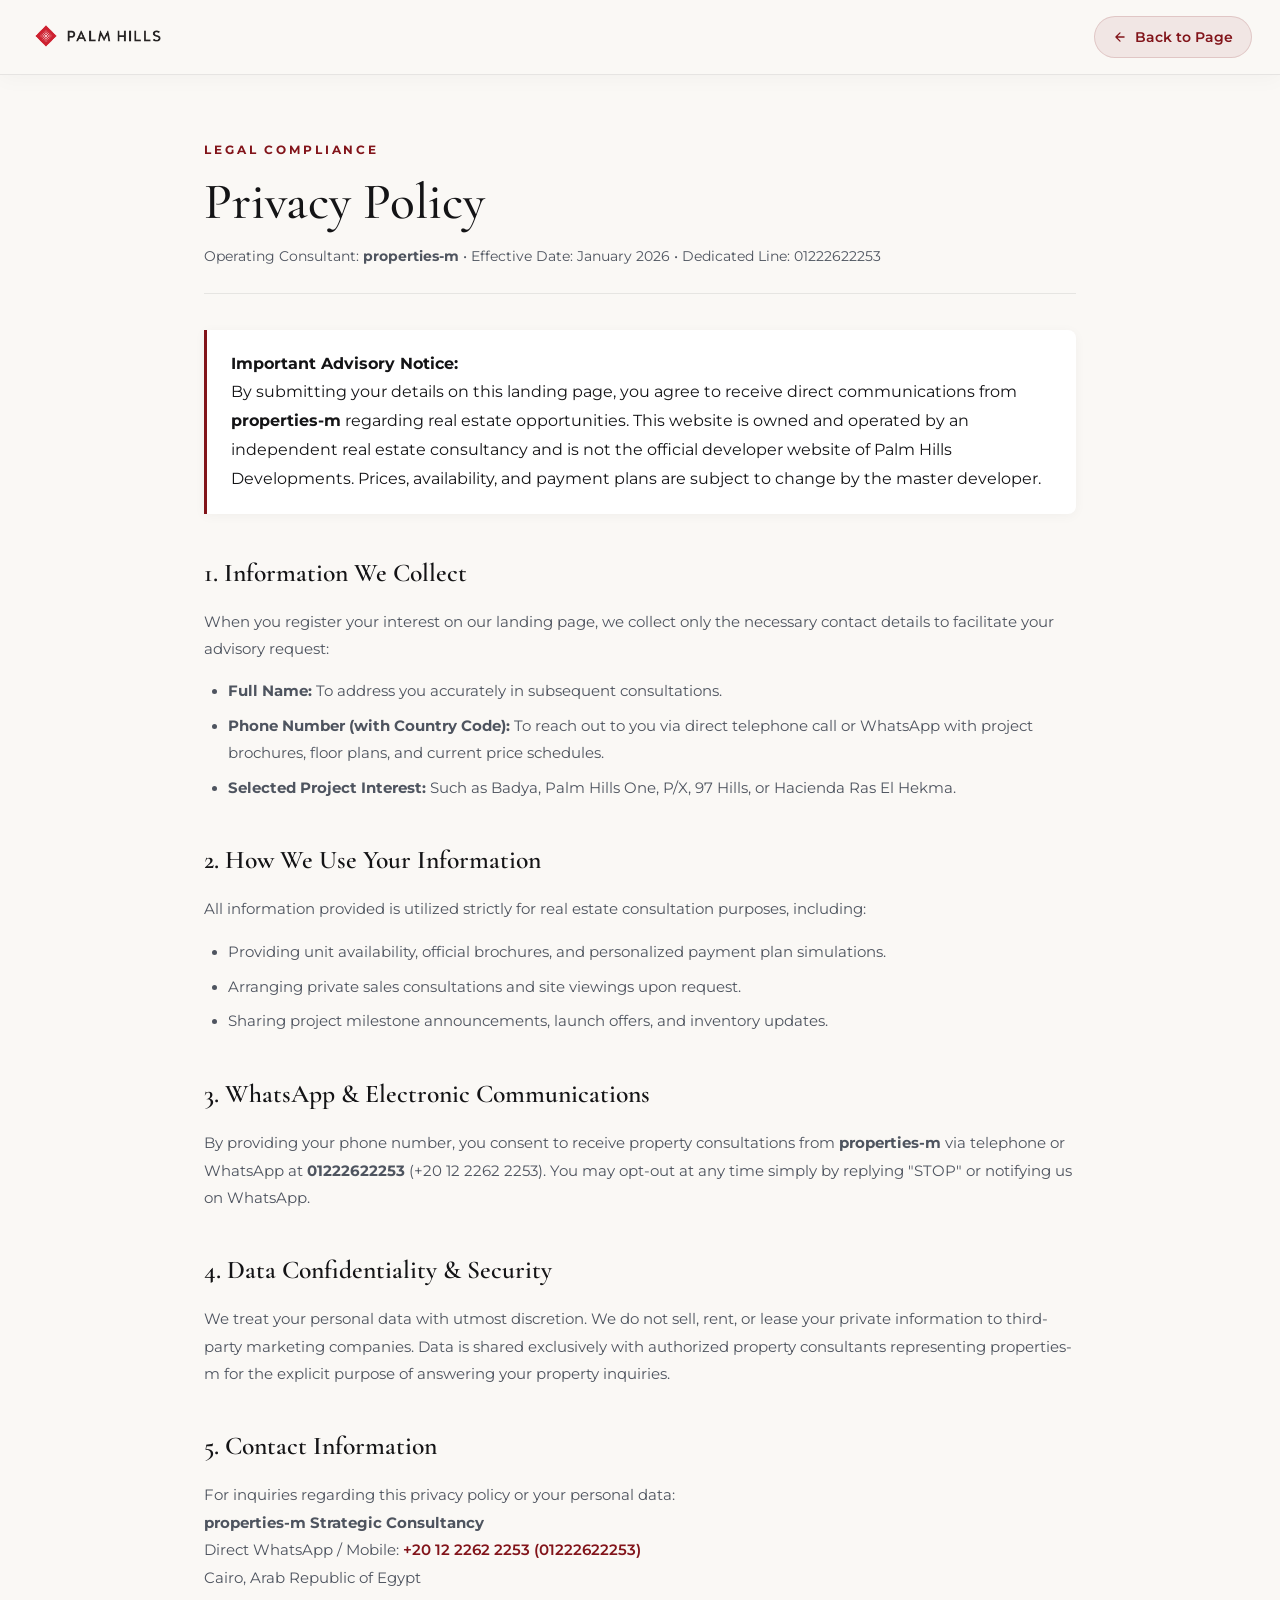
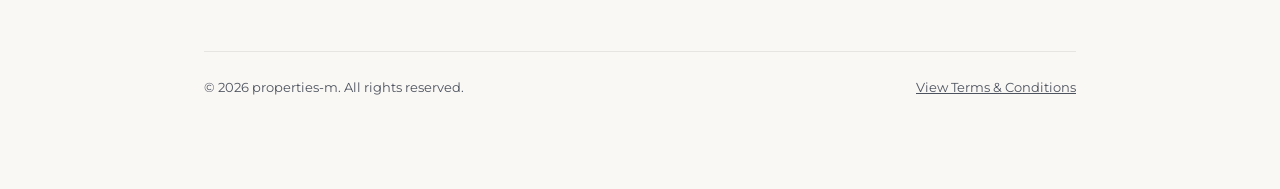
<file: privacy.html>
<!DOCTYPE html>
<html lang="en">
<head>
  <meta charset="UTF-8" />
  <meta name="viewport" content="width=device-width, initial-scale=1.0" />
  <title>Privacy Policy — properties-m (Palm Hills Luxury Portfolio)</title>
  <meta name="author" content="properties-m" />
  <meta name="description" content="Privacy Policy for properties-m — Palm Hills Developments real estate consultancy landing page." />
  <link rel="icon" href="assets/images/favicon.svg" type="image/svg+xml" />

  <!-- Google Fonts -->
  <link rel="preconnect" href="https://fonts.googleapis.com" />
  <link rel="preconnect" href="https://fonts.gstatic.com" crossorigin="anonymous" />
  <link href="https://fonts.googleapis.com/css2?family=Cormorant+Garamond:ital,wght@0,300;0,400;0,600;1,400&family=Montserrat:wght@300;400;500;600;700&display=swap" rel="stylesheet" />

  <style>
    :root {
      --bg:          #FAF8F5;
      --surface:     #FFFFFF;
      --ruby:        #82141A;
      --champagne:   #C8A874;
      --border-subtle: rgba(0, 0, 0, 0.08);
      --fg:          #141416;
      --muted:       #4E545F;
      --max-w:       920px;
    }
    *, *::before, *::after { box-sizing: border-box; margin: 0; padding: 0; }
    html { scroll-behavior: smooth; }
    body {
      font-family: 'Montserrat', system-ui, sans-serif;
      background: var(--bg);
      color: var(--fg);
      line-height: 1.8;
      font-weight: 400;
      -webkit-font-smoothing: antialiased;
    }
    a { color: inherit; text-decoration: none; }
    img { display: block; max-width: 100%; }

    .top-bar {
      position: sticky; top: 0; z-index: 100;
      background: rgba(250, 248, 245, 0.96);
      backdrop-filter: blur(16px);
      border-bottom: 1px solid var(--border-subtle);
      padding: 16px 28px;
      display: flex; align-items: center; justify-content: space-between;
      box-shadow: 0 4px 20px rgba(0,0,0,0.03);
    }
    .brand-wrap { display: flex; align-items: center; gap: 14px; }
    .brand-logo { height: 36px; width: auto; }
    .back-btn {
      display: inline-flex; align-items: center; gap: 8px;
      font-size: 0.85rem; font-weight: 600;
      color: var(--ruby);
      background: rgba(130, 20, 26, 0.08);
      border: 1px solid rgba(130, 20, 26, 0.15);
      border-radius: 9999px;
      padding: 8px 18px;
      transition: all 0.25s ease;
    }
    .back-btn:hover { background: var(--ruby); color: #fff; }

    .page-wrap {
      max-width: var(--max-w);
      margin: 0 auto;
      padding: 60px 24px 90px;
    }

    .doc-badge {
      display: inline-block;
      font-size: 0.72rem;
      letter-spacing: 0.25em;
      text-transform: uppercase;
      color: var(--ruby);
      font-weight: 700;
      margin-bottom: 12px;
    }

    h1.doc-title {
      font-family: 'Cormorant Garamond', Georgia, serif;
      font-size: clamp(2.2rem, 4vw, 3.2rem);
      font-weight: 500;
      color: var(--fg);
      line-height: 1.15;
      margin-bottom: 12px;
    }

    .doc-meta {
      font-size: 0.85rem;
      color: var(--muted);
      border-bottom: 1px solid var(--border-subtle);
      padding-bottom: 24px;
      margin-bottom: 36px;
    }

    .doc-content h2 {
      font-family: 'Cormorant Garamond', Georgia, serif;
      font-size: 1.6rem;
      font-weight: 600;
      color: var(--fg);
      margin-top: 36px;
      margin-bottom: 12px;
    }

    .doc-content p {
      font-size: 0.95rem;
      color: var(--muted);
      margin-bottom: 16px;
    }

    .doc-content ul {
      margin-left: 24px;
      margin-bottom: 18px;
    }

    .doc-content li {
      font-size: 0.93rem;
      color: var(--muted);
      margin-bottom: 8px;
    }

    .notice-box {
      background: var(--surface);
      border-left: 3px solid var(--ruby);
      border-radius: 0 8px 8px 0;
      padding: 20px 24px;
      margin: 28px 0;
      box-shadow: 0 2px 12px rgba(0,0,0,0.04);
    }

    .notice-box strong { color: var(--fg); }

    .footer-doc {
      border-top: 1px solid var(--border-subtle);
      margin-top: 60px;
      padding-top: 24px;
      font-size: 0.8rem;
      color: var(--muted);
      display: flex;
      justify-content: space-between;
      align-items: center;
      flex-wrap: wrap;
      gap: 12px;
    }
  </style>
</head>
<body>

  <header class="top-bar">
    <div class="brand-wrap">
      <a href="index.html">
        <img src="assets/images/palm-hills-logo.png" alt="Palm Hills Developments" class="brand-logo" />
      </a>
    </div>
    <a href="index.html" class="back-btn">
      <svg width="14" height="14" viewBox="0 0 24 24" fill="none" stroke="currentColor" stroke-width="2.2" stroke-linecap="round" stroke-linejoin="round"><path d="M19 12H5M12 19l-7-7 7-7"/></svg>
      <span>Back to Page</span>
    </a>
  </header>

  <main class="page-wrap">
    <span class="doc-badge">LEGAL COMPLIANCE</span>
    <h1 class="doc-title">Privacy Policy</h1>
    <div class="doc-meta">
      Operating Consultant: <strong>properties-m</strong> &bull; Effective Date: January 2026 &bull; Dedicated Line: 01222622253
    </div>

    <article class="doc-content">
      <div class="notice-box">
        <strong>Important Advisory Notice:</strong><br>
        By submitting your details on this landing page, you agree to receive direct communications from <strong>properties-m</strong> regarding real estate opportunities. This website is owned and operated by an independent real estate consultancy and is not the official developer website of Palm Hills Developments. Prices, availability, and payment plans are subject to change by the master developer.
      </div>

      <h2>1. Information We Collect</h2>
      <p>When you register your interest on our landing page, we collect only the necessary contact details to facilitate your advisory request:</p>
      <ul>
        <li><strong>Full Name:</strong> To address you accurately in subsequent consultations.</li>
        <li><strong>Phone Number (with Country Code):</strong> To reach out to you via direct telephone call or WhatsApp with project brochures, floor plans, and current price schedules.</li>
        <li><strong>Selected Project Interest:</strong> Such as Badya, Palm Hills One, P/X, 97 Hills, or Hacienda Ras El Hekma.</li>
      </ul>

      <h2>2. How We Use Your Information</h2>
      <p>All information provided is utilized strictly for real estate consultation purposes, including:</p>
      <ul>
        <li>Providing unit availability, official brochures, and personalized payment plan simulations.</li>
        <li>Arranging private sales consultations and site viewings upon request.</li>
        <li>Sharing project milestone announcements, launch offers, and inventory updates.</li>
      </ul>

      <h2>3. WhatsApp &amp; Electronic Communications</h2>
      <p>By providing your phone number, you consent to receive property consultations from <strong>properties-m</strong> via telephone or WhatsApp at <strong>01222622253</strong> (+20 12 2262 2253). You may opt-out at any time simply by replying "STOP" or notifying us on WhatsApp.</p>

      <h2>4. Data Confidentiality &amp; Security</h2>
      <p>We treat your personal data with utmost discretion. We do not sell, rent, or lease your private information to third-party marketing companies. Data is shared exclusively with authorized property consultants representing properties-m for the explicit purpose of answering your property inquiries.</p>

      <h2>5. Contact Information</h2>
      <p>
        For inquiries regarding this privacy policy or your personal data:<br>
        <strong>properties-m Strategic Consultancy</strong><br>
        Direct WhatsApp / Mobile: <a href="https://wa.me/201222622253" style="color: var(--ruby); font-weight: 600;">+20 12 2262 2253 (01222622253)</a><br>
        Cairo, Arab Republic of Egypt
      </p>
    </article>

    <footer class="footer-doc">
      <span>&copy; 2026 properties-m. All rights reserved.</span>
      <a href="terms.html" style="text-decoration: underline;">View Terms &amp; Conditions</a>
    </footer>
  </main>

</body>
</html>
</file>
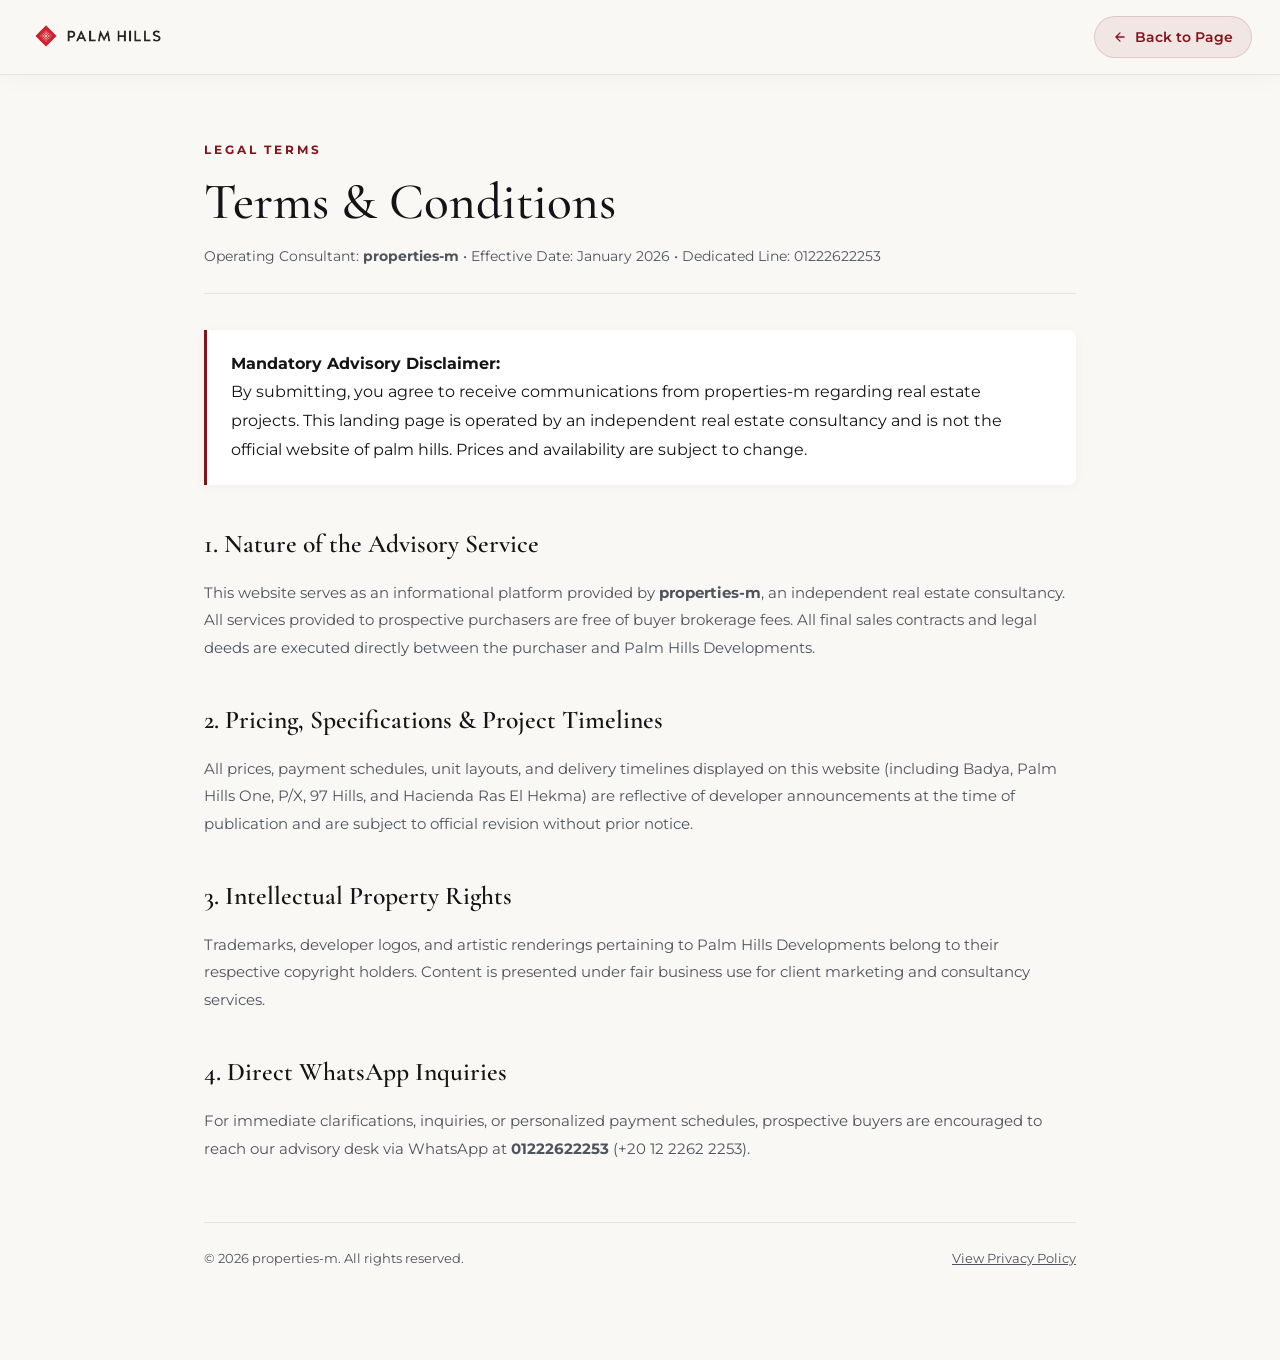
<file: terms.html>
<!DOCTYPE html>
<html lang="en">
<head>
  <meta charset="UTF-8" />
  <meta name="viewport" content="width=device-width, initial-scale=1.0" />
  <title>Terms &amp; Conditions — properties-m (Palm Hills Luxury Portfolio)</title>
  <meta name="author" content="properties-m" />
  <meta name="description" content="Terms and Conditions for properties-m — Palm Hills Developments real estate consultancy landing page." />
  <link rel="icon" href="assets/images/favicon.svg" type="image/svg+xml" />

  <!-- Google Fonts -->
  <link rel="preconnect" href="https://fonts.googleapis.com" />
  <link rel="preconnect" href="https://fonts.gstatic.com" crossorigin="anonymous" />
  <link href="https://fonts.googleapis.com/css2?family=Cormorant+Garamond:ital,wght@0,300;0,400;0,600;1,400&family=Montserrat:wght@300;400;500;600;700&display=swap" rel="stylesheet" />

  <style>
    :root {
      --bg:          #FAF8F5;
      --surface:     #FFFFFF;
      --ruby:        #82141A;
      --champagne:   #C8A874;
      --border-subtle: rgba(0, 0, 0, 0.08);
      --fg:          #141416;
      --muted:       #4E545F;
      --max-w:       920px;
    }
    *, *::before, *::after { box-sizing: border-box; margin: 0; padding: 0; }
    html { scroll-behavior: smooth; }
    body {
      font-family: 'Montserrat', system-ui, sans-serif;
      background: var(--bg);
      color: var(--fg);
      line-height: 1.8;
      font-weight: 400;
      -webkit-font-smoothing: antialiased;
    }
    a { color: inherit; text-decoration: none; }
    img { display: block; max-width: 100%; }

    .top-bar {
      position: sticky; top: 0; z-index: 100;
      background: rgba(250, 248, 245, 0.96);
      backdrop-filter: blur(16px);
      border-bottom: 1px solid var(--border-subtle);
      padding: 16px 28px;
      display: flex; align-items: center; justify-content: space-between;
      box-shadow: 0 4px 20px rgba(0,0,0,0.03);
    }
    .brand-wrap { display: flex; align-items: center; gap: 14px; }
    .brand-logo { height: 36px; width: auto; }
    .back-btn {
      display: inline-flex; align-items: center; gap: 8px;
      font-size: 0.85rem; font-weight: 600;
      color: var(--ruby);
      background: rgba(130, 20, 26, 0.08);
      border: 1px solid rgba(130, 20, 26, 0.15);
      border-radius: 9999px;
      padding: 8px 18px;
      transition: all 0.25s ease;
    }
    .back-btn:hover { background: var(--ruby); color: #fff; }

    .page-wrap {
      max-width: var(--max-w);
      margin: 0 auto;
      padding: 60px 24px 90px;
    }

    .doc-badge {
      display: inline-block;
      font-size: 0.72rem;
      letter-spacing: 0.25em;
      text-transform: uppercase;
      color: var(--ruby);
      font-weight: 700;
      margin-bottom: 12px;
    }

    h1.doc-title {
      font-family: 'Cormorant Garamond', Georgia, serif;
      font-size: clamp(2.2rem, 4vw, 3.2rem);
      font-weight: 500;
      color: var(--fg);
      line-height: 1.15;
      margin-bottom: 12px;
    }

    .doc-meta {
      font-size: 0.85rem;
      color: var(--muted);
      border-bottom: 1px solid var(--border-subtle);
      padding-bottom: 24px;
      margin-bottom: 36px;
    }

    .doc-content h2 {
      font-family: 'Cormorant Garamond', Georgia, serif;
      font-size: 1.6rem;
      font-weight: 600;
      color: var(--fg);
      margin-top: 36px;
      margin-bottom: 12px;
    }

    .doc-content p {
      font-size: 0.95rem;
      color: var(--muted);
      margin-bottom: 16px;
    }

    .doc-content ul {
      margin-left: 24px;
      margin-bottom: 18px;
    }

    .doc-content li {
      font-size: 0.93rem;
      color: var(--muted);
      margin-bottom: 8px;
    }

    .notice-box {
      background: var(--surface);
      border-left: 3px solid var(--ruby);
      border-radius: 0 8px 8px 0;
      padding: 20px 24px;
      margin: 28px 0;
      box-shadow: 0 2px 12px rgba(0,0,0,0.04);
    }

    .notice-box strong { color: var(--fg); }

    .footer-doc {
      border-top: 1px solid var(--border-subtle);
      margin-top: 60px;
      padding-top: 24px;
      font-size: 0.8rem;
      color: var(--muted);
      display: flex;
      justify-content: space-between;
      align-items: center;
      flex-wrap: wrap;
      gap: 12px;
    }
  </style>
</head>
<body>

  <header class="top-bar">
    <div class="brand-wrap">
      <a href="index.html">
        <img src="assets/images/palm-hills-logo.png" alt="Palm Hills Developments" class="brand-logo" />
      </a>
    </div>
    <a href="index.html" class="back-btn">
      <svg width="14" height="14" viewBox="0 0 24 24" fill="none" stroke="currentColor" stroke-width="2.2" stroke-linecap="round" stroke-linejoin="round"><path d="M19 12H5M12 19l-7-7 7-7"/></svg>
      <span>Back to Page</span>
    </a>
  </header>

  <main class="page-wrap">
    <span class="doc-badge">LEGAL TERMS</span>
    <h1 class="doc-title">Terms &amp; Conditions</h1>
    <div class="doc-meta">
      Operating Consultant: <strong>properties-m</strong> &bull; Effective Date: January 2026 &bull; Dedicated Line: 01222622253
    </div>

    <article class="doc-content">
      <div class="notice-box">
        <strong>Mandatory Advisory Disclaimer:</strong><br>
        By submitting, you agree to receive communications from properties-m regarding real estate projects. This landing page is operated by an independent real estate consultancy and is not the official website of palm hills. Prices and availability are subject to change.
      </div>

      <h2>1. Nature of the Advisory Service</h2>
      <p>This website serves as an informational platform provided by <strong>properties-m</strong>, an independent real estate consultancy. All services provided to prospective purchasers are free of buyer brokerage fees. All final sales contracts and legal deeds are executed directly between the purchaser and Palm Hills Developments.</p>

      <h2>2. Pricing, Specifications &amp; Project Timelines</h2>
      <p>All prices, payment schedules, unit layouts, and delivery timelines displayed on this website (including Badya, Palm Hills One, P/X, 97 Hills, and Hacienda Ras El Hekma) are reflective of developer announcements at the time of publication and are subject to official revision without prior notice.</p>

      <h2>3. Intellectual Property Rights</h2>
      <p>Trademarks, developer logos, and artistic renderings pertaining to Palm Hills Developments belong to their respective copyright holders. Content is presented under fair business use for client marketing and consultancy services.</p>

      <h2>4. Direct WhatsApp Inquiries</h2>
      <p>For immediate clarifications, inquiries, or personalized payment schedules, prospective buyers are encouraged to reach our advisory desk via WhatsApp at <strong>01222622253</strong> (+20 12 2262 2253).</p>
    </article>

    <footer class="footer-doc">
      <span>&copy; 2026 properties-m. All rights reserved.</span>
      <a href="privacy.html" style="text-decoration: underline;">View Privacy Policy</a>
    </footer>
  </main>

</body>
</html>
</file>
